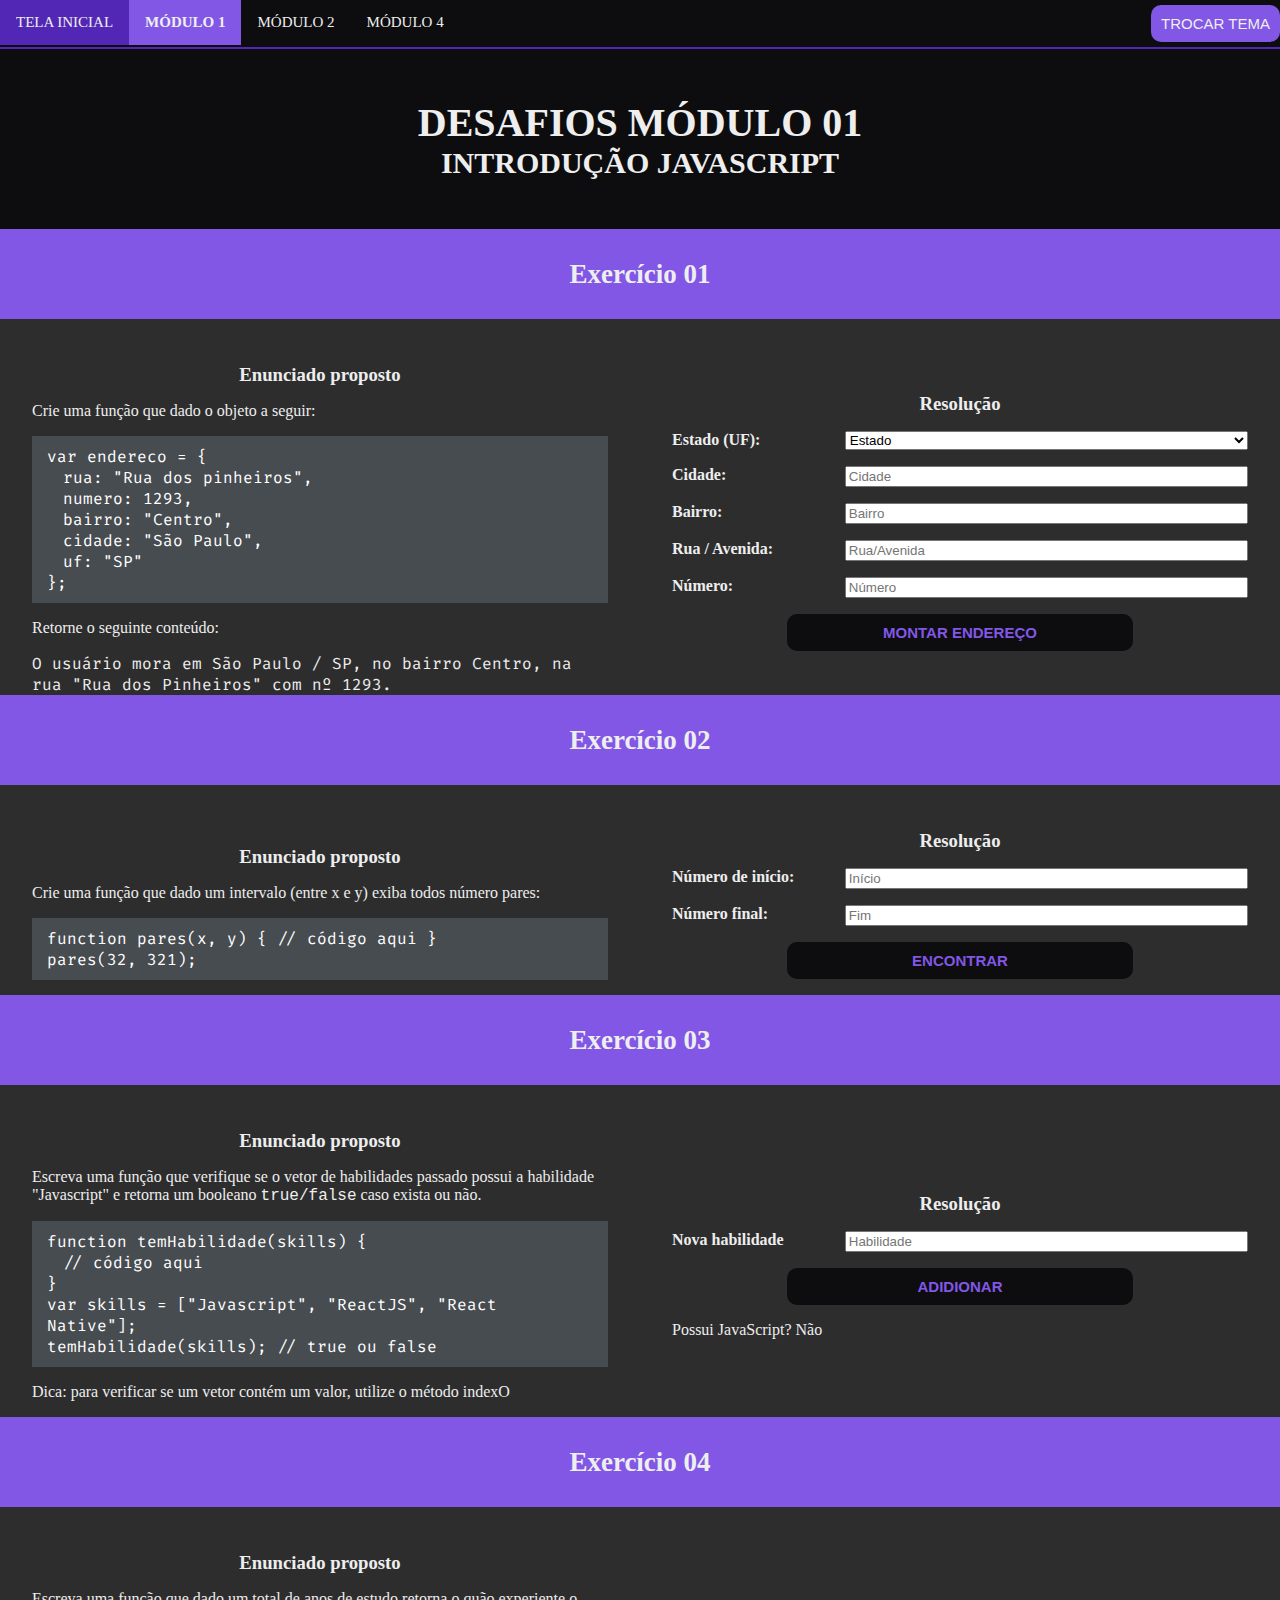
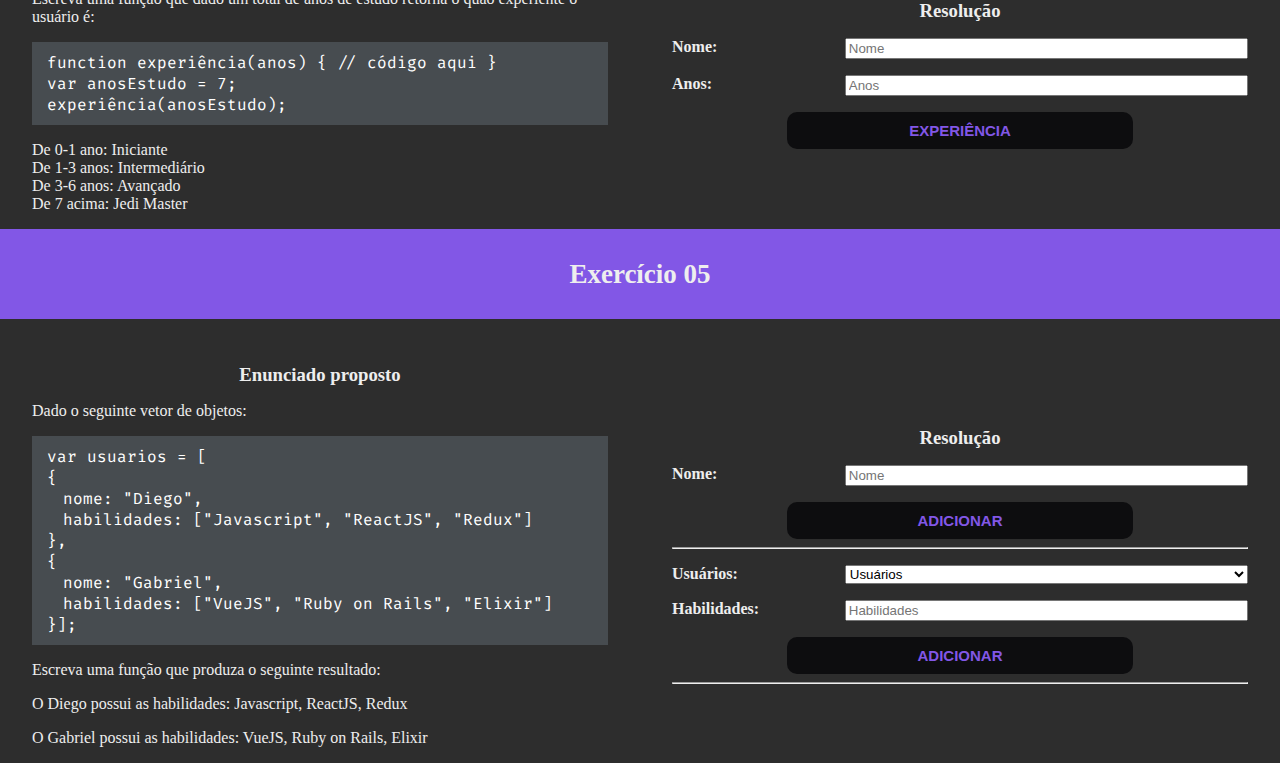
<file: Desafios/modulo1.html>
<!DOCTYPE html>
<html lang="pt-BR">
<head>
    <meta charset="UTF-8">
    <meta name="viewport" content="width=device-width, initial-scale=1.0">
    <meta name="author" content="João Almeida">

    <link rel="stylesheet" type="text/css" href="../styles/style.css">
    <link rel="stylesheet" type="text/css" href="../styles/form.css">
    <link rel="stylesheet"
      href="https://fonts.googleapis.com/css2?family=Fira+Code&display=swap"
    >

    <link rel="shortcut icon" href="../img/favicon.png" type="image/png">
    <title>Módulo 1</title>
</head>
<body>
    <header>
        <nav id="menuArea">
        </nav>
        <div class="headerDesafios">
            <h1>Desafios módulo 01</h1>
            <h2>Introdução JavaScript</h2>
        </div>
    </header>
    <main>
        <div class="exerciseNumber">
            <h2>Exercício 01</h2>
        </div>
        <div class="grade">
            <section class="coluna">
                <h3 class="text-center">Enunciado proposto</h3>
                <p>Crie uma função que dado o objeto a seguir:</p>
                <div class="codigo"><code>
                    var endereco =
                    {<br />
                        &emsp;rua: "Rua dos pinheiros",<br />
                        &emsp;numero: 1293,<br />
                        &emsp;bairro: "Centro",<br />
                        &emsp;cidade: "São Paulo",<br />
                        &emsp;uf: "SP"<br />
                    };
                </code></div>
                <p>Retorne o seguinte conteúdo:</p>
                <code>
                    O usuário mora em São Paulo / SP, no bairro Centro, na rua "Rua dos Pinheiros"
                    com nº 1293.
                </code>
            </section>
            <section class="coluna">
                <h3 class="text-center">Resolução</h3>
                <form method="POST">
                    <p>
                        <label for="txtEstado">Estado (UF):</label>
                        <select id="txtEstado">
                            <option value="">Estado</option>
                            <option value="PR">Paraná</option>
                            <option value="SC">Santa Catarina</option>
                            <option value="RS">Rio Grande do Sul</option>
                            <option value="SP">São Paulo</option>
                            <option value="RJ">Rio de Janeiro</option>
                            <option value="ES">Espirito Santo</option>
                        </select>
                    </p>
                    <p>
                        <label for="txtCidade">Cidade:</label>
                        <input type="text" id="txtCidade" placeholder="Cidade" />
                    </p>
                    <p>
                        <label for="txtBairro">Bairro:</label>
                        <input type="text" id="txtBairro" placeholder="Bairro" />
                    </p>
                    <p>
                        <label for="txtRua">Rua / Avenida:</label>
                        <input type="text" id="txtRua" placeholder="Rua/Avenida" />
                    </p>
                    <p>
                        <label for="txtNumero">Número:</label>
                        <input type="number" id="txtNumero" placeholder="Número" />
                    </p>
                    <button id="btnEndereco" class="btnForm" onclick="montaEndereco()">Montar endereço</button>
                </form>
                <p>
                    <span id="spanEnderecoCompleto"></span>
                </p>
            </section>
        </div>
        <div class="exerciseNumber">
            <h2>Exercício 02</h2>
        </div>
        <div class="grade">
            <section class="coluna enunciado">
                <h3 class="text-center">Enunciado proposto</h3>
                <p>Crie uma função que dado um intervalo (entre x e y) exiba todos número pares:</p>
                <div class="codigo"><code>
                    function pares(x, y) { // código aqui }<br />
                    pares(32, 321);
                </code></div>
            </section>
            <section class="coluna">
                <h3 class="text-center">Resolução</h3>
                <form method="POST">
                    <p>
                        <label for="txtInicio">Número de início:</label>
                        <input type="number" id="txtInicio" placeholder="Início" />
                    </p>
                    <p>
                        <label for="txtFim">Número final:</label>
                        <input type="number" id="txtFim" placeholder="Fim" />
                    </p>
                    <button id="btnPares" class="btnForm" onclick="pares()">Encontrar</button>
                </form>
                <p>
                    <span id="spanPares"></span>
                </p>
            </section>
        </div>
        <div class="exerciseNumber">
            <h2>Exercício 03</h2>
        </div>
        <div class="grade">
            <section class="coluna enunciado">
                <h3 class="text-center">Enunciado proposto</h3>
                <p>
                    Escreva uma função que verifique se o vetor de habilidades passado possui a
                    habilidade "Javascript" e retorna um booleano <kbd>true/false</kbd> caso exista ou não.
                </p>
                <div class="codigo"><code>
                    function temHabilidade(skills) {<br />
                        &emsp;// código aqui<br />
                    }<br />
                    var skills = ["Javascript", "ReactJS", "React Native"];<br />
                    temHabilidade(skills); // true ou false
                </code></div>
                <p>Dica: para verificar se um vetor contém um valor, utilize o método indexO</p>
            </section>
            <section class="coluna resulucao">
                <h3 class="text-center">Resolução</h3>
                <form>
                    <p>
                        <label for="txtNewHability">Nova habilidade</label>
                        <input type="text" id="txtNewHability" placeholder="Habilidade" />
                    </p>
                    <button id="btnNewHability" class="btnForm" onclick="newHability()">Adidionar</button>
                </form>
                <p><span id="spanExists">Possui JavaScript? Não</span></p>
                <ul id="listHabilities"></ul>
            </section>
        </div>
        <div class="exerciseNumber">
            <h2>Exercício 04</h2>
        </div>
        <div class="grade">
            <section class="coluna enunciado">
                <h3 class="text-center">Enunciado proposto</h3>
                <p>Escreva uma função que dado um total de anos de estudo retorna o
                    quão experiente o usuário é:</p>
                <div class="codigo"><code>
                    function experiência(anos) { // código aqui }<br />
                    var anosEstudo = 7;<br />
                    experiência(anosEstudo);
                </code></div>
                <ul id="listNivelExperienci">
                    <li>De 0-1 ano: Iniciante</li>
                    <li>De 1-3 anos: Intermediário</li>
                    <li>De 3-6 anos: Avançado</li>
                    <li>De 7 acima: Jedi Master</li>
                </ul>
            </section>
            <section class="coluna resulucao">
                <h3 class="text-center">Resolução</h3>
                <form>
                    <p>
                        <label for="txtName">Nome:</label>
                        <input type="text" id="txtName" placeholder="Nome" aria-required="true" >
                    </p>
                    <p>
                        <label for="txtAge">Anos:</label>
                        <input type="number" id="txtAge" placeholder="Anos" aria-required="true" />
                    </p>
                    <button id="btnExperience" class="btnForm" onclick="experiencia()">Experiência</button>
                    <p><span id="spanExperience"></span></p>
                </form>
            </section>
        </div>
        <div class="exerciseNumber">
            <h2>Exercício 05</h2>
        </div>
        <div class="grade">
            <section class="coluna enunciado">
                <h3 class="text-center">Enunciado proposto</h3>
                <p>Dado o seguinte vetor de objetos:</p>
                <div class="codigo">
                    <code>
                        var usuarios = [<br />
                        {<br />
                            &emsp;nome: "Diego",<br />
                            &emsp;habilidades: ["Javascript", "ReactJS", "Redux"]<br />
                        },<br />
                        {<br />
                            &emsp;nome: "Gabriel",<br />
                            &emsp;habilidades: ["VueJS", "Ruby on Rails", "Elixir"]<br />
                        }];
                    </code>
                </div>
                <p>Escreva uma função que produza o seguinte resultado:</p>
                <p>O Diego possui as habilidades: Javascript, ReactJS, Redux</p>
                <p>O Gabriel possui as habilidades: VueJS, Ruby on Rails, Elixir</p>
            </section>
            <section class="coluna resulucao">
                <h3 class="text-center">Resolução</h3>
                <form method="post">
                    <p>
                        <label for="txtUser">Nome:</label>
                        <input type="text" id="txtUser" placeholder="Nome" />
                    </p>
                    <button type="button" class="btnForm" onclick="addUser()">Adicionar</button>
                    <hr>
                    <p>
                        <label for="ddlUsers">Usuários:</label>
                        <select id="ddlUsers">
                            <option value="">Usuários</option>
                        </select>
                        <input type="hidden" id="inputHiden">
                    </p>
                    <p>
                        <label for="txtHabilidade">Habilidades:</label>
                        <input type="text" id="txtHabilidade" placeholder="Habilidades" >
                    </p>
                    <span id="spanErro"></span>
                    <button type="button" class="btnForm" onclick="addHability()">Adicionar</button>
                </form>
                <hr>
                <ol type="1" id="listUsers">
                </ol>
            </section>
        </div>
    </main>
    <script src="../script/main.js"></script>
    <script type="application/javascript">

        /* Exercício 01 */
        function montaEndereco() {
            event.preventDefault();
            event.stopPropagation();

            var getState = document.getElementById('txtEstado').value;
            var getCity = document.getElementById('txtCidade').value;
            var getNeighborhood = document.getElementById('txtBairro').value;
            var getStreet = document.getElementById('txtRua').value;
            var getNumber = document.getElementById('txtNumero').value;

            const spanEndereco = document.getElementById('spanEnderecoCompleto');
            if (getState == ""
                || getCity == ""
                || getNeighborhood == ""
                || getStreet == ""
                || getNumber == ""
                )
            {
                spanEndereco.innerHTML = "Preencha todos os campos!";
                spanEndereco.style.color = "red";
                return;
            }

            const address = "O usuário mora em " + getCity + " / " + getState +
                ", no bairro " + getNeighborhood + ", na rua " + getStreet
                + " nº " + getNumber;

            spanEndereco.innerHTML = address;
            spanEndereco.removeAttribute('style');
        };

        /* Exercício 02 */
        function pares() {
            event.preventDefault();
            event.stopPropagation();

            var x = document.getElementById('txtInicio').value;
            var y = document.getElementById('txtFim').value;
            const spanResult = document.getElementById('spanPares');

            if (x == '' || y == ''){
                spanResult.innerText = 'Preencha todos os campos!';
                spanResult.style.color = 'red';
                return;
            };

            x = parseFloat(x);
            y = parseFloat(y);

            if (x > y) {
                const z = x;
                x = y;
                y = z;
            }

            var list = [];
            while (x <= y) {
                if (x % 2 == 0)
                    list.push(x);

                x += 1;
            }

            if (list.length > 0)
                spanResult.innerText = 'Números pares: ' + list;
            else
                spanResult.innerText = 'Nenhum número par!';

            spanResult.removeAttribute('style');
        }

        /* Exercício 03 */
        var habilities = [];

        function newHability() {
            event.preventDefault();
            event.stopPropagation();

            const hability = document.getElementById('txtNewHability').value;
            if (habilities.indexOf(hability) == -1){
                habilities.push(hability);

                const itemList = document.createElement('li');
                itemList.innerText = hability;
                itemList.id = hability;

                const listHability = document.getElementById('listHabilities');
                listHability.appendChild(itemList);
            }

            const search = habilities.indexOf('JavaScript');

            if(search != -1){
                document.getElementById('spanExists').innerText = 'Possui JavaScript? Sim';
            } else {
                document.getElementById('spanExists').innerText = 'Possui JavaScript? Não';
            }
        }

        /* Exercício 04 */
        function experiencia() {
            event.preventDefault();
            event.stopPropagation();

            const name = document.getElementById('txtName').value;
            var age = document.getElementById('txtAge').value;
            const spanExperience = document.getElementById('spanExperience');

            if (age == '' || name == ''){
                spanExperience.innerText = 'Preencha todos os campos.';
                spanExperience.style.color = 'red';
                return
            }

            var experiency;
            if (age < 0) {
                spanExperience.innerText = "O número de anos precisa ser maior ou igual a 0.";
                spanExperience.style.color = 'red';
                return;
            }
            else if (age >= 0 && age < 1)
                experiency = 'iniciante';
            else if (age >= 1 && age < 3)
                experiency = 'intermediário';
            else if (age >= 3 && age < 7)
                experiency = 'avançado';
            else
                experiency = 'Jedi Master';

            spanExperience.innerText = `O(A) ${name} é ${experiency}`;
            spanExperience.removeAttribute('style');
        }

        /* Exercício 05 */
        function addUser() {
            event.preventDefault();
            event.stopPropagation();

            var user = document.getElementById('txtUser');

            if (user.value == null || user.value == undefined || user.value == ''){
                alert('Preencha o campo com o nome!');
                return;
            }

            const inputHiden = document.getElementById('inputHiden');

            var valor = 1;
            if (inputHiden.value != '')
                valor = parseInt(inputHiden.value);

            const name = user.value;
            var newItem = `<option value="${valor}">${name}</option>`;

            user.value = null;

            const ddlUsers = document.getElementById('ddlUsers');
            ddlUsers.innerHTML += newItem;
            inputHiden.value = valor + 1;

            newItem = `<li value="${valor}">${name}`;
            newItem += `<ul id="ul_${valor}"></ul>`;
            newItem += '</li>';

            var listUsers = document.getElementById('listUsers');
            listUsers.innerHTML += newItem;
        }

        /* Exercício 05 */
        function addHability() {
            event.preventDefault();
            event.stopPropagation();

            const user = document.getElementById('ddlUsers');
            const hability = document.getElementById('txtHabilidade');
            const erro = document.getElementById('spanErro');

            if (user.value == null
                || user.value == ''
                || hability.value == null
                || hability.value == ''
            ){
                erro.innerText = 'Preencha todos os campos';
                return;
            }

            const ulUser = document.getElementById(`ul_${user.value}`);
            var habilityUser = ulUser.innerHTML;
            habilityUser += `<li>${hability.value}</li>`;

            ulUser.innerHTML = habilityUser;

            hability.value = '';
            erro.innerText = '';
        }

    </script>
</body>
</html>
</file>
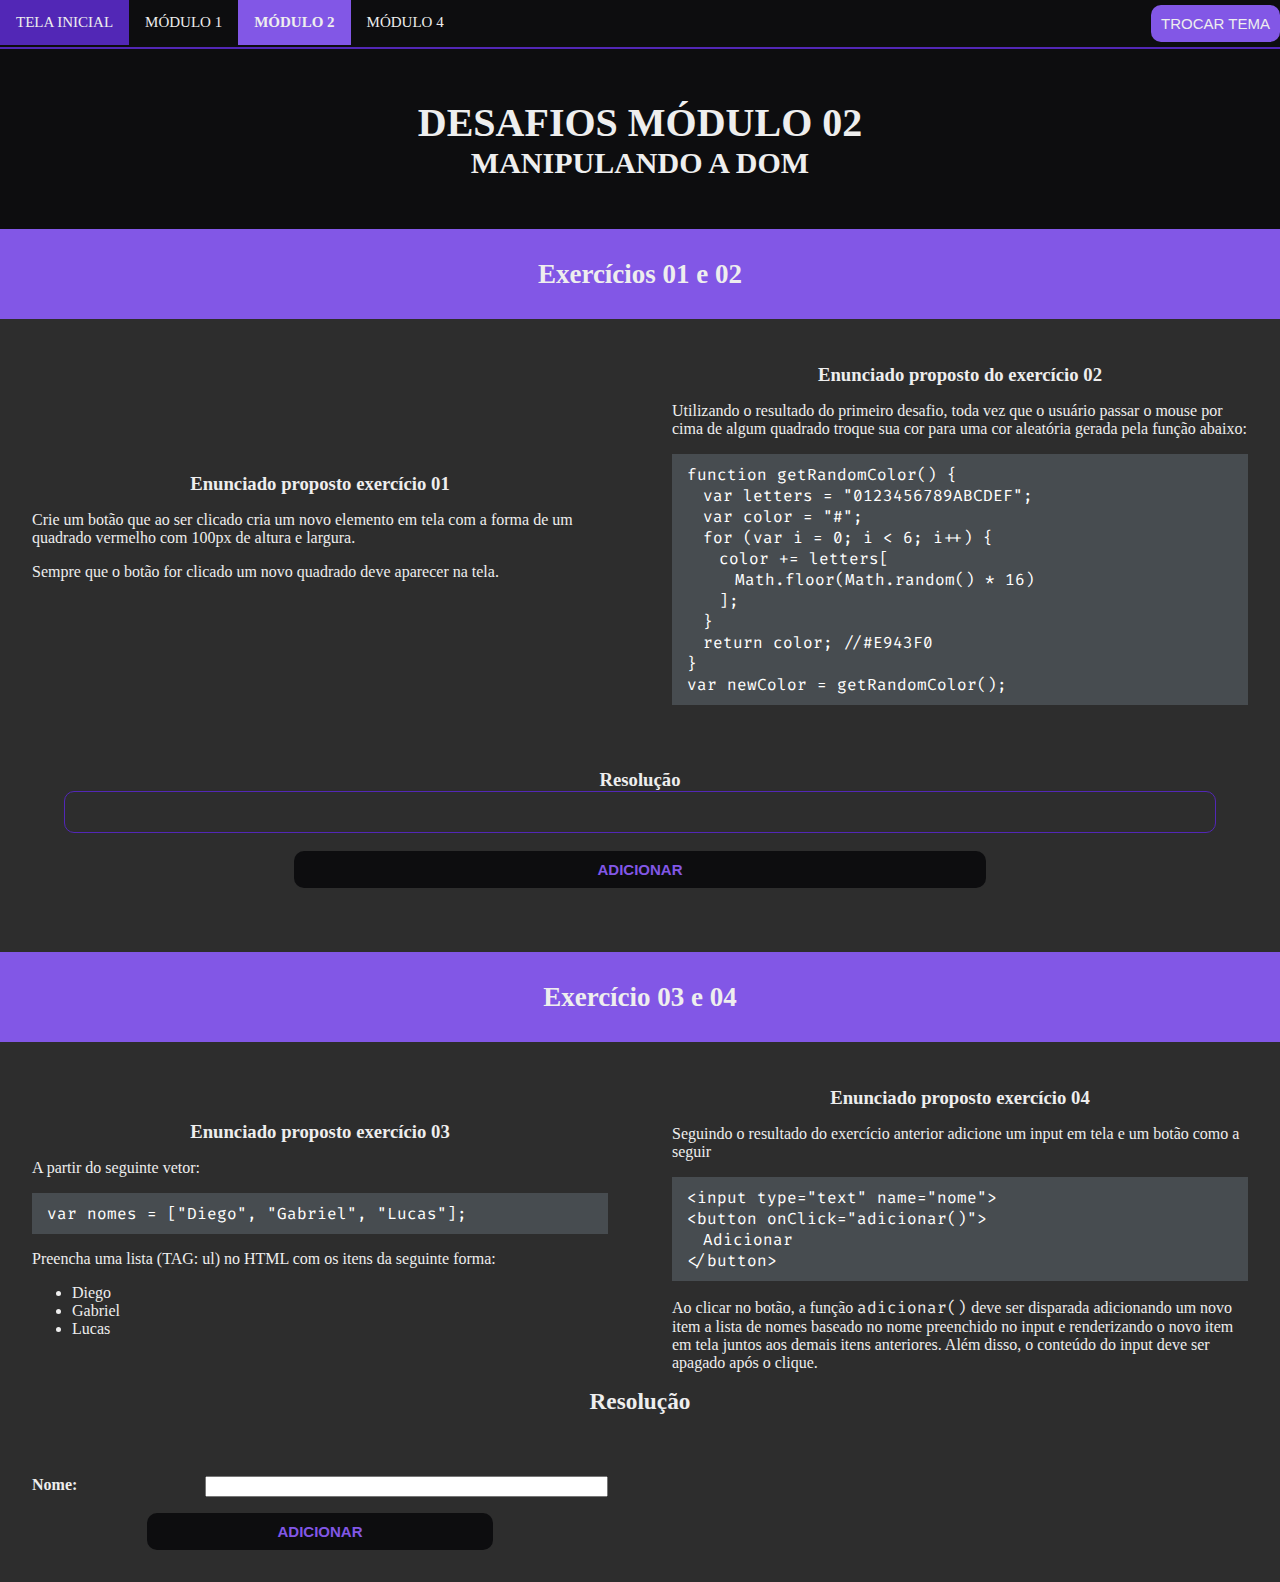
<file: Desafios/modulo2.html>
<!DOCTYPE html>
<html lang="pt-BR">
<head>
    <meta charset="UTF-8">
    <meta name="viewport" content="width=device-width, initial-scale=1.0">
    <meta name="author" content="João Almeida">

    <link rel="stylesheet" type="text/css" href="../styles/style.css">
    <link rel="stylesheet" type="text/css" href="../styles/form.css">

    <link rel="preconnect" href="https://fonts.gstatic.com">
    <link rel="stylesheet"
      href="https://fonts.googleapis.com/css2?family=Fira+Code&display=swap"
    >

    <link rel="shortcut icon" href="../img/favicon.png" type="image/png">
    <title>Módulo 2</title>
</head>
<body>
    <header>
        <nav id="menuArea">
        </nav>
        <div class="headerDesafios">
            <h1>Desafios módulo 02</h1>
            <h2>Manipulando a DOM</h2>
        </div>
    </header>
    <main>
        <div class="exerciseNumber">
            <h2>Exercícios 01 e 02</h2>
        </div>
        <div class="grade">
            <section class="coluna">
                <h3 class="text-center">Enunciado proposto exercício 01</h3>
                <p>Crie um botão que ao ser clicado cria um novo elemento em tela com a forma de um quadrado
                    vermelho com 100px de altura e largura.
                </p>
                <p>Sempre que o botão for clicado um novo quadrado deve aparecer na tela.</p>
            </section>
            <section class="coluna enunciado">
                <h3 class="text-center">Enunciado proposto do exercício 02</h3>
                <p>Utilizando o resultado do primeiro desafio, toda vez que o usuário passar o
                    mouse por cima de algum quadrado troque sua cor para uma cor aleatória
                    gerada pela função abaixo:
                </p>
                <div class="codigo"><code>
                    function getRandomColor() {<br />
                        &emsp;var letters = "0123456789ABCDEF";<br />
                        &emsp;var color = "#";<br />
                        &emsp;for (var i = 0; i &lt; 6; i++) {<br />
                            &emsp;&emsp;color += letters[<br />
                            &emsp;&emsp;&emsp;Math.floor(Math.random() * 16)<br />
                            &emsp;&emsp;];<br />
                        &emsp;}<br />
                        &emsp;return color; //#E943F0<br />
                    }<br />
                    var newColor = getRandomColor();
                </code></div>
            </section>
        </div>
        <section class="row text-center">
            <h3 class="text-center">Resolução</h3>
            <div id="divSquare" class="panel">

            </div>
            <button class="btnForm" onclick="addSquare()">Adicionar</button>
        </section>
        <div class="exerciseNumber">
            <h2>Exercício 03 e 04</h2>
        </div>
        <div class="grade">
            <section class="coluna enunciado">
                <h3 class="text-center">Enunciado proposto exercício 03</h3>
                <p>A partir do seguinte vetor:</p>
                <div class="codigo"><code>
                    var nomes = ["Diego", "Gabriel", "Lucas"];
                </code></div>
                <p>Preencha uma lista (TAG: ul) no HTML com os itens da seguinte forma:</p>
                <ul>
                    <li>Diego</li>
                    <li>Gabriel</li>
                    <li>Lucas</li>
                </ul>
            </section>
            <section class="coluna enunciado">
                <h3 class="text-center">Enunciado proposto exercício 04</h3>
                <p>Seguindo o resultado do exercício anterior adicione um input em tela e um botão como a seguir</p>
                <div class="codigo"><code>
                    &lt;input type="text" name="nome"&gt;<br />
                    &lt;button onClick="adicionar()"&gt;<br />
                        &emsp;Adicionar<br />
                    &lt;/button&gt;<br />
                </code></div>
                <p>Ao clicar no botão, a função <code>adicionar()</code> deve ser disparada adicionando um novo item a lista de
                    nomes baseado no nome preenchido no input e renderizando o novo item em tela juntos aos
                    demais itens anteriores. Além disso, o conteúdo do input deve ser apagado após o clique.</p>
            </section>

        </div>
        <h3 class="text-center resolucao">Resolução</h3>
        <div class="grade">
            <section class="coluna">
                <form method="POST">
                    <p>
                        <label for="txtName">Nome:</label>
                        <input type="text" id="txtName" />
                    </p>
                    <button id="addName" class="btnForm" onclick="newName(); return false;">Adicionar</button>
                    <p><span class="error" id="spanListError"></span></p>
                </form>
            </section>
            <section class="coluna">
                <ul id="listNames">

                </ul>
            </section>
        </div>
    </main>
    <script src="../script/main.js"></script>
    <script type="application/javascript">
        document.getElementById('addName')
                .addEventListener('click', () => event.preventDefault());

        /* Exercício 01 */
        function addSquare() {
            const divSquare = document.getElementById('divSquare');
            var square = document.createElement("div");
            square.classList.add('square');

            divSquare.appendChild(square);
            return;
        }
        /* Exercício 02 */
        // TODO: resolver exercicio 02

        /* Exercício 03 e 04 */
        function newName() {
            const name = document.getElementById('txtName').value;
            if (name == '' || name == null){
                document.getElementById('spanListError').innerText = 'Não foi escrito nenhum nome.';
                return;
            }

            const list = document.getElementById('listNames');

            var newItem = document.createElement('li');
            newItem.innerText = name;
            newItem.id = list.getElementsByTagName('li').length;

            list.appendChild(newItem);
            document.getElementById('spanListError').innerText = '';
        }
    </script>
</body>
</html>
</file>
<file: styles/style.css>
:root {
    --height-header: 25vh;
    --height-footer: 10vh;
    /* Colors */
    --color-black: #0D0D0F;
    --color-primary: #8257E6;
    --color-dark-purple: #5227b6;
    --color-white-gray: #EEE;
    --color-red: red;
}

* {
  box-sizing: border-box;
}

html, body {
    font-size: 10px;
}

body {
    color: var(--color-black);
    background-color: var(--color-white-gray);
}

body.darkTheme {
  background-color: #2d2d2d;
  color: var(--color-white-gray);
}

body.darkTheme li > a {
  color: var(--color-primary) !important;
}

html, body, h1, h2, h3 {
    margin: 0;
}

header {
    min-height: var(--height-header);
}

.headerDesafios {
    background-color: var(--color-black);
    color: var(--color-white-gray);
    min-height: 20vh;
    padding-top: 15px;
    padding-bottom: 15px;

    font-size: 2rem;
    text-transform: uppercase;
    font-weight: bold;

    display: flex;
    justify-content: center;
    flex-direction: column;
    text-align: center;
}

nav {
    background-color: var(--color-black);
    overflow: hidden;
    text-transform: uppercase;
    border-bottom: 2px solid var(--color-dark-purple);
}

nav a, #btnTheme {
    float: left;
    display: block;
    color: var(--color-white-gray);
    text-align: center;
    padding: 1.4rem 1.6rem;
    text-decoration: none;
    font-size: 1.5rem;
}

nav a:hover {
    background-color: var(--color-dark-purple);
    cursor: pointer;
}

nav a.active {
  background-color: var(--color-primary);
  font-weight: bold;
  cursor: default;
}

#btnTheme {
  float: right;
  margin: 0.5rem 0;
  padding: 1rem;
  border: 0;
  border-radius: 10px;

  background-color: var(--color-primary);
  text-transform: inherit;
}

main {
    min-height: calc(100vh - var(--height-header) - var(--height-footer));
}

.wrapper {
    box-sizing: border-box;
    width: 90%;
    max-width: 1260px;
    margin: 5vh auto;
}

footer {
    min-height: var(--height-footer);
    bottom: 0;
    right: 0;
    left: 0;

    border-top: 0.3rem solid var(--color-dark-purple);
    color: var(--color-white-gray);
    background-color: var(--color-black);
    padding-top: 3%;
    padding-bottom: 3%;

    text-align: center;
    font-size: 1.6rem;
    font-style: italic;
}

footer i {
    font-size: 2.5rem;
    color: var(--color-white-gray);
}

.codigo {
    background-color: #474C50;
    color: white;
    padding: 10px 15px;
}

code {
  font-family: 'Fira Code', 'Consola', monospace;
}

.exerciseNumber {
    height: 10vh;
    background-color: var(--color-primary);
    font-size: 1.8rem;

    display: flex;
    flex-direction: column;
    justify-content: center;
    text-align: center;
}

.grade {
    display: grid;
    grid-template-columns: 50% 50%;
    margin-top: 5vh;
    font-size: 1.6rem;
    align-items: center;
}

.coluna {
    margin-left: 5%;
    margin-right: 5%;
}

.resolucao {
    font-size: 2.33rem;
}

.row {
    margin: 5%;
    font-size: 1.6rem;
}

.text-center {
    text-align: center;
}

.panel {
    border: 1px solid var(--color-dark-purple);
    border-radius: 10px;
    padding: 20px;
    margin-bottom: 2vh;
    font-size: 1.6rem;
}

.panel-heading {
    font-style: italic;
    border-bottom: 2.5px dotted var(--color-black);
}

.panel-title {
  font-size: 2.4rem !important;
}

.panel-footer {
    border-top: 2px dotted var(--color-black);
    padding-top: 20px;
    text-align: center;
    font-size: 1.4rem;
}

.panel-footer > a {
    padding: 10px;
    border: 2px solid var(--color-dark-purple);
    border-radius: 8px;
    background-color: var(--color-primary);
    color: var(--color-white-gray);

    text-transform: uppercase;
    text-decoration: none;
    font-weight: bold;
}

.panel-heading > h1 > .icon {
    color: var(--color-primary);
}

.fa-html5{
    color: #f06529;
}
.fa-css3-alt {
    color: #1e90ff;
}

.fa-font-awesome {
    color: #339af0;
}

.square {
    width: 100px;
    height: 100px;
    background-color: var(--color-red);
}

.error {
    color: var(--color-red) !important;
}

#olProjects > li > ul > li > a {
    text-decoration: underline;
    font-style: italic;
    color: var(--color-black);
    font-weight: bold;
}

@media (max-width: 700px){
    html, body {
        font-size: 8px;
    }

    nav a {
        width: 100%;
        border: 1px solid var(--color-primary);
    }

    .grade {
        grid-template-columns: 100%
    }
}
</file>
<file: styles/form.css>
form {
    text-align: center;
}

form p {
    display: flex;
    justify-content: space-between;
}

form label {
    font-weight: bold;
    max-width: 25%;
}

form input, form select {
    width: 70%;
    box-sizing: border-box;
}

.btnForm {
    width: 60%;
    background-color: var(--color-black);
    color: var(--color-primary);
    text-transform: uppercase;
    font-weight: bold;
    font-size: 1.5rem;
    padding-top: 10px;
    padding-bottom: 10px;
    border: none;
    border-radius: 10px;
    transition: 300ms;
    cursor: pointer;
}

.btnForm:hover {
    background-color: var(--color-primary);
    color:  var(--color-black);
}

#listNivelExperienci {
    text-align: left;
    list-style-type: none;
    padding-left: 0;
}

li input {
    width: auto;
}
</file>
